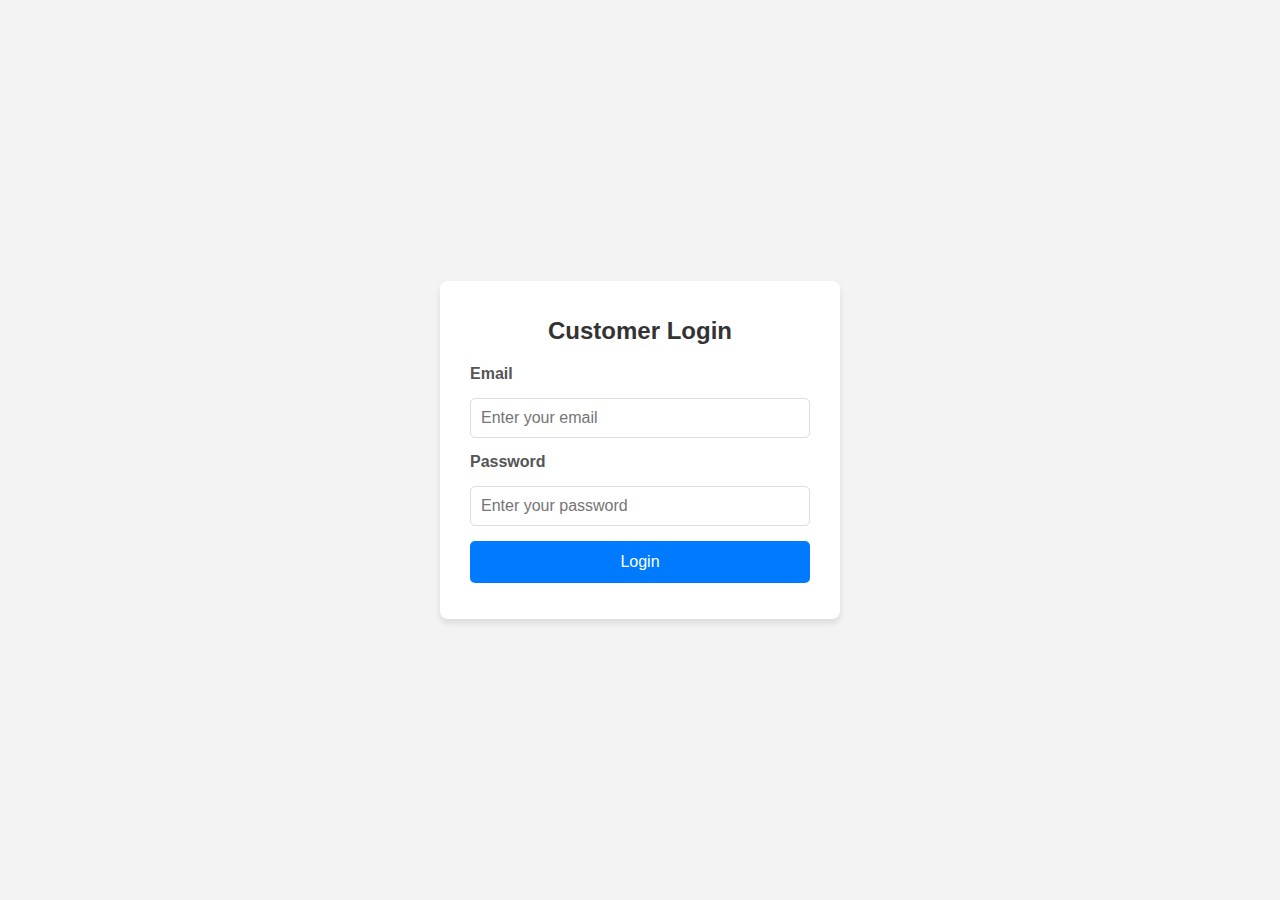
<file: Public/Login.html>
<!DOCTYPE html>
<html lang="en">
<head>
    <meta charset="UTF-8">
    <meta name="viewport" content="width=device-width, initial-scale=1.0">
    <title>Customer Login</title>
    <link rel="stylesheet" href="Registration.css">
</head>
<body>
    <div class="container">
        <h1>Customer Login</h1>
        <form id="loginForm">
            <label for="email">Email</label>
            <input type="email" id="email" name="email" placeholder="Enter your email" required>

            <label for="password">Password</label>
            <input type="password" id="password" name="password" placeholder="Enter your password" required>

            <button type="submit">Login</button>
        </form>

        <!-- Error message element -->
        <p id="error-message" style="color: red;"></p>
    </div>

    <script>
        // Handle form submission
        document.getElementById('loginForm').addEventListener('submit', async (e) => {
            e.preventDefault();

            const email = document.getElementById('email').value;
            const password = document.getElementById('password').value;

            try {
                const response = await fetch('http://localhost:3000/login', {
                    method: 'POST',
                    headers: {
                        'Content-Type': 'application/json',
                    },
                    body: JSON.stringify({ email, password }),
                });

                const data = await response.json();

                // If login is successful, alert the user
                if (response.status === 200) {
                    window.location.href = '/main.html';
                    alert('Login successful');
                } else {
                    // Display error message if login failed
                    document.getElementById('error-message').textContent = data.message;
                }
            } catch (error) {
                // In case of a network error or other issues, display a generic error
                document.getElementById('error-message').textContent = "An error occurred. Please try again.";
            }
        });
    </script>
</body>
</html>
</file>
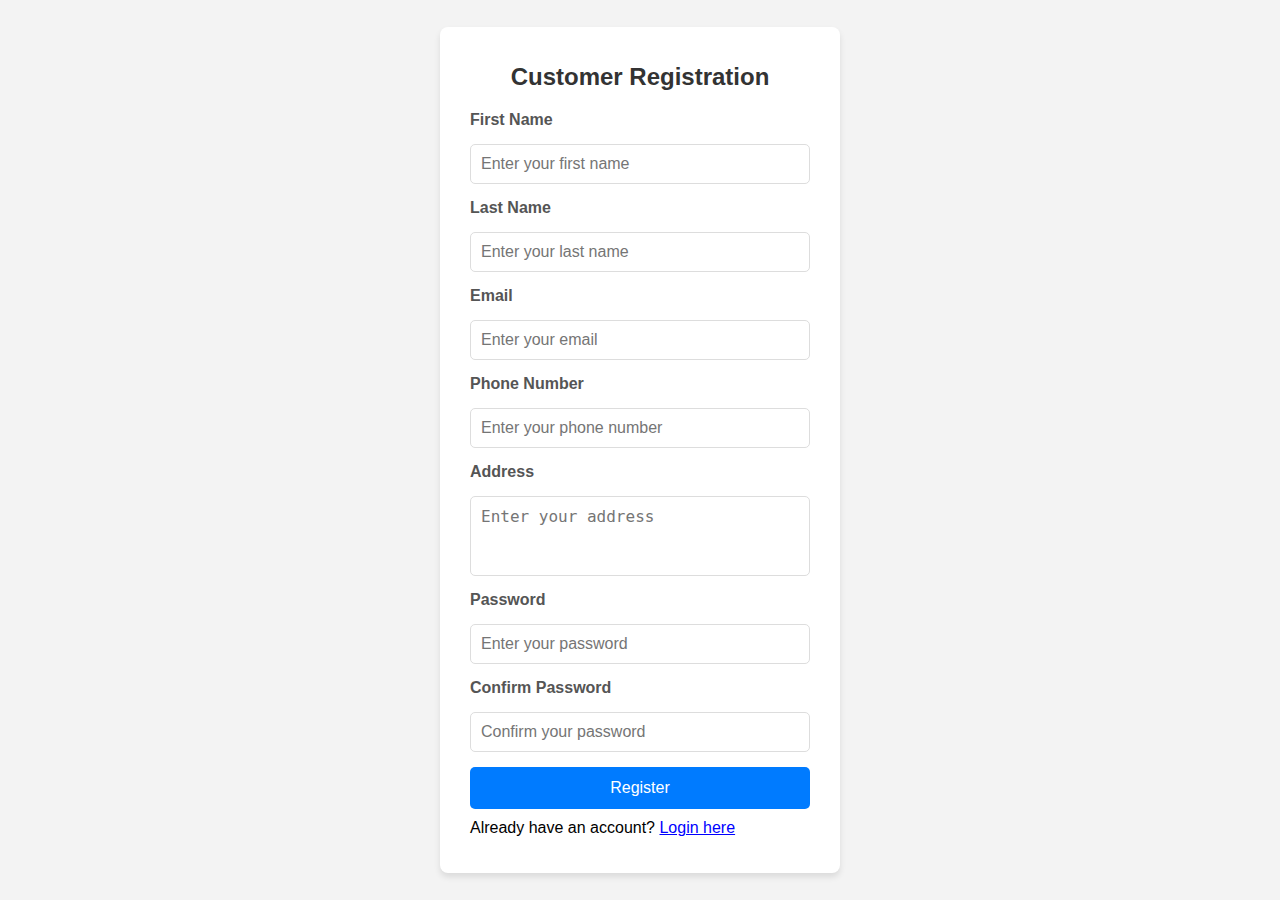
<file: Public/Registration.html>
<!DOCTYPE html>
<html lang="en">
<head>
    <meta charset="UTF-8">
    <meta name="viewport" content="width=device-width, initial-scale=1.0">
    <title>Customer Registration</title>
    <link rel="stylesheet" href="Registration.css">
</head>
<body>
    <div class="container">
        <h1>Customer Registration</h1>
        <form id="registrationForm">
            <label for="firstName">First Name</label>
            <input type="text" id="firstName" name="firstName" placeholder="Enter your first name" required>

            <label for="lastName">Last Name</label>
            <input type="text" id="lastName" name="lastName" placeholder="Enter your last name" required>

            <label for="email">Email</label>
            <input type="email" id="email" name="email" placeholder="Enter your email" required>

            <label for="phoneNumber">Phone Number</label>
            <input type="text" id="phoneNumber" name="phoneNumber" placeholder="Enter your phone number">

            <label for="address">Address</label>
            <textarea id="address" name="address" placeholder="Enter your address"></textarea>

            <label for="password">Password</label>
            <input type="password" id="password" name="password" placeholder="Enter your password" required>

            <label for="confirmPassword">Confirm Password</label>
            <input type="password" id="confirmPassword" name="confirmPassword" placeholder="Confirm your password" required>

            <button type="submit">Register</button>
        </form>
        
        <p style="margin-top: 10px;">
            Already have an account? 
            <a href="/" style="color: blue; text-decoration: underline;">Login here</a>
        </p>
    </div>

    <script src="script.js"></script>
</body>
</html>
</file>
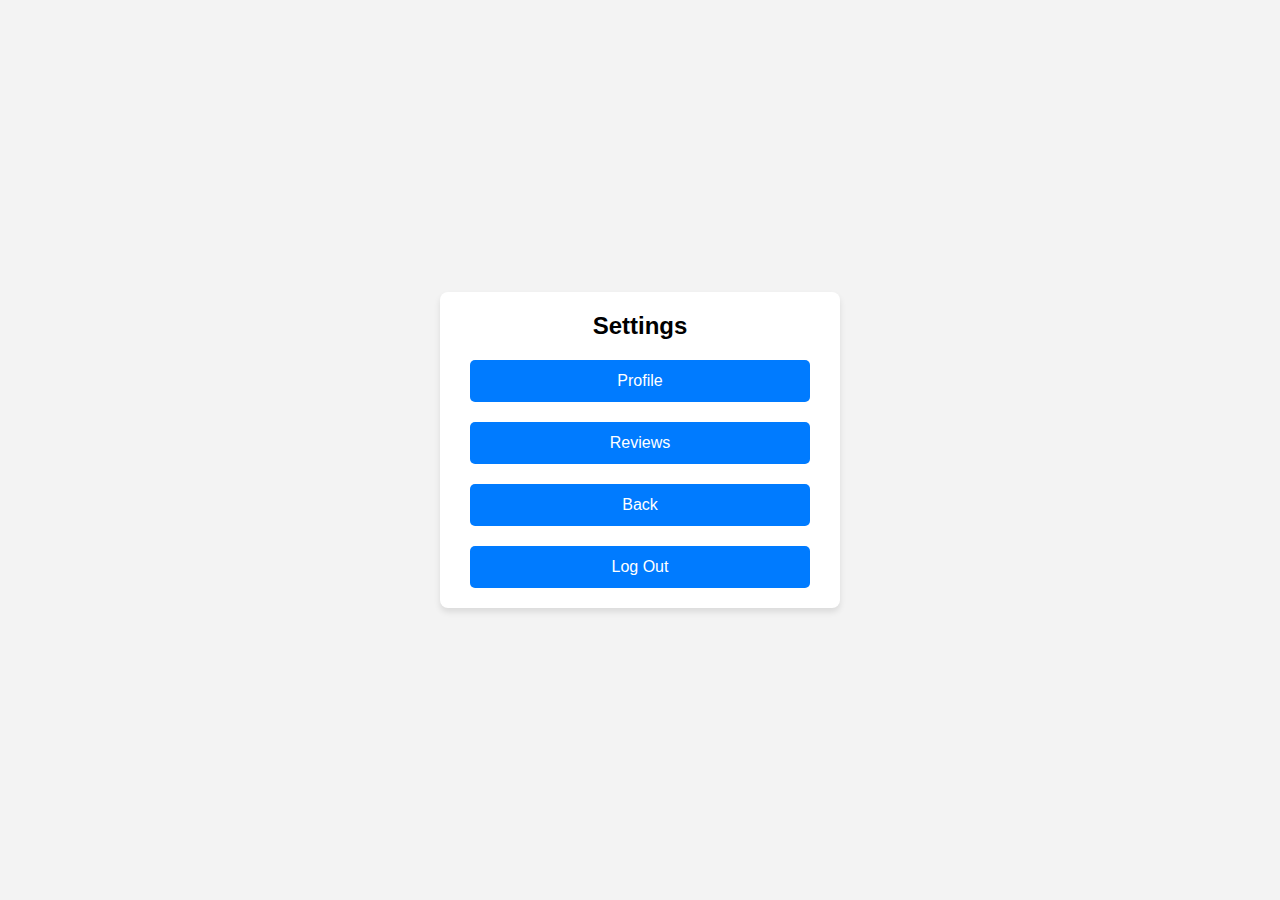
<file: Public/settings.html>
<!DOCTYPE html>
<html lang="en">
<head>
    <meta charset="UTF-8">
    <meta name="viewport" content="width=device-width, initial-scale=1.0">
    <title>Settings</title>
    <link rel="stylesheet" href="settings.css">
</head>
<body>
    <div class="settings-container">
        <div class="settings-card">
            <h2>Settings</h2>
            <a href="/profile.html">Profile</a>
            <a>Reviews</a>
            <a href="/main.html">Back</a>
            <a id="log-out-btn">Log Out</a>
        </div>
    </div>

    <script>
        document.getElementById('log-out-btn').addEventListener('click', function(event) {
        event.preventDefault(); // Prevent default link behavior

        // Send a request to the server to reset the session
        fetch('/reset-session', {
            method: 'GET',
        })
        .then(response => {
            if (response.ok) {
            // Session reset was successful
            console.log('Session reset successfully.');
            // Redirect the user to the login page
            window.location.href = '/';
            } else {
            console.error('Failed to reset session.');
            }
        })
        .catch(error => {
            console.error('Error:', error);
        });
        });
    </script>
</body>
</html>
</file>
<file: Public/Registration.css>
/* Global Styles */
body {
    font-family: Arial, sans-serif;
    background: #f3f3f3;
    margin: 0;
    padding: 0;
    display: flex;
    justify-content: center;
    align-items: center;
    min-height: 100vh;
}

/* Form Container */
.container {
    background: #ffffff;
    border-radius: 8px;
    padding: 20px 30px;
    box-shadow: 0 4px 6px rgba(0, 0, 0, 0.1);
    max-width: 400px;
    width: 100%;
    box-sizing: border-box;
}

.container h1 {
    font-size: 24px;
    margin-bottom: 20px;
    color: #333;
    text-align: center;
}

/* Form Elements */
form {
    display: flex;
    flex-direction: column;
    gap: 15px;
}

label {
    font-weight: bold;
    color: #555;
}

input, textarea {
    border: 1px solid #ddd;
    border-radius: 5px;
    padding: 10px;
    font-size: 16px;
    width: 100%;
    box-sizing: border-box;
}

textarea {
    resize: none;
    height: 80px;
}

button {
    background: #007bff;
    color: white;
    padding: 12px;
    font-size: 16px;
    border: none;
    border-radius: 5px;
    cursor: pointer;
}

button:hover {
    background: #0056b3;
}

/* Mobile Responsiveness */
@media (max-width: 600px) {
    .container {
        padding: 15px 20px;
    }

    button {
        padding: 10px;
        font-size: 14px;
    }
}
</file>
<file: Public/settings.css>
* { 
    box-sizing: border-box;
    margin: 0;
    padding: 0;
}

body {
    font-family: Arial, sans-serif;
    background: #f3f3f3;
    margin: 0;
    padding: 0;
    display: flex;
    justify-content: center;
    align-items: center;
    min-height: 100vh;
}

.settings-container{
    display: flex;
    justify-content: center;
    align-items: center;
    width: 100%;
    height: 100vh;
}

.settings-card{
    background: #ffffff;
    border-radius: 8px;
    padding: 20px 30px;
    box-shadow: 0 4px 6px rgba(0, 0, 0, 0.1);
    max-width: 400px;
    width: 100%;
    box-sizing: border-box;
    display: flex;
    flex-direction: column;
    align-items: center;
    gap: 20px;
}

.settings-card a{
    background: #007bff;
    text-align: center;
    text-decoration: none;
    color: white;
    width: 100%;
    padding: 12px;
    font-size: 16px;
    border: none;
    border-radius: 5px;
    cursor: pointer;
}
</file>
